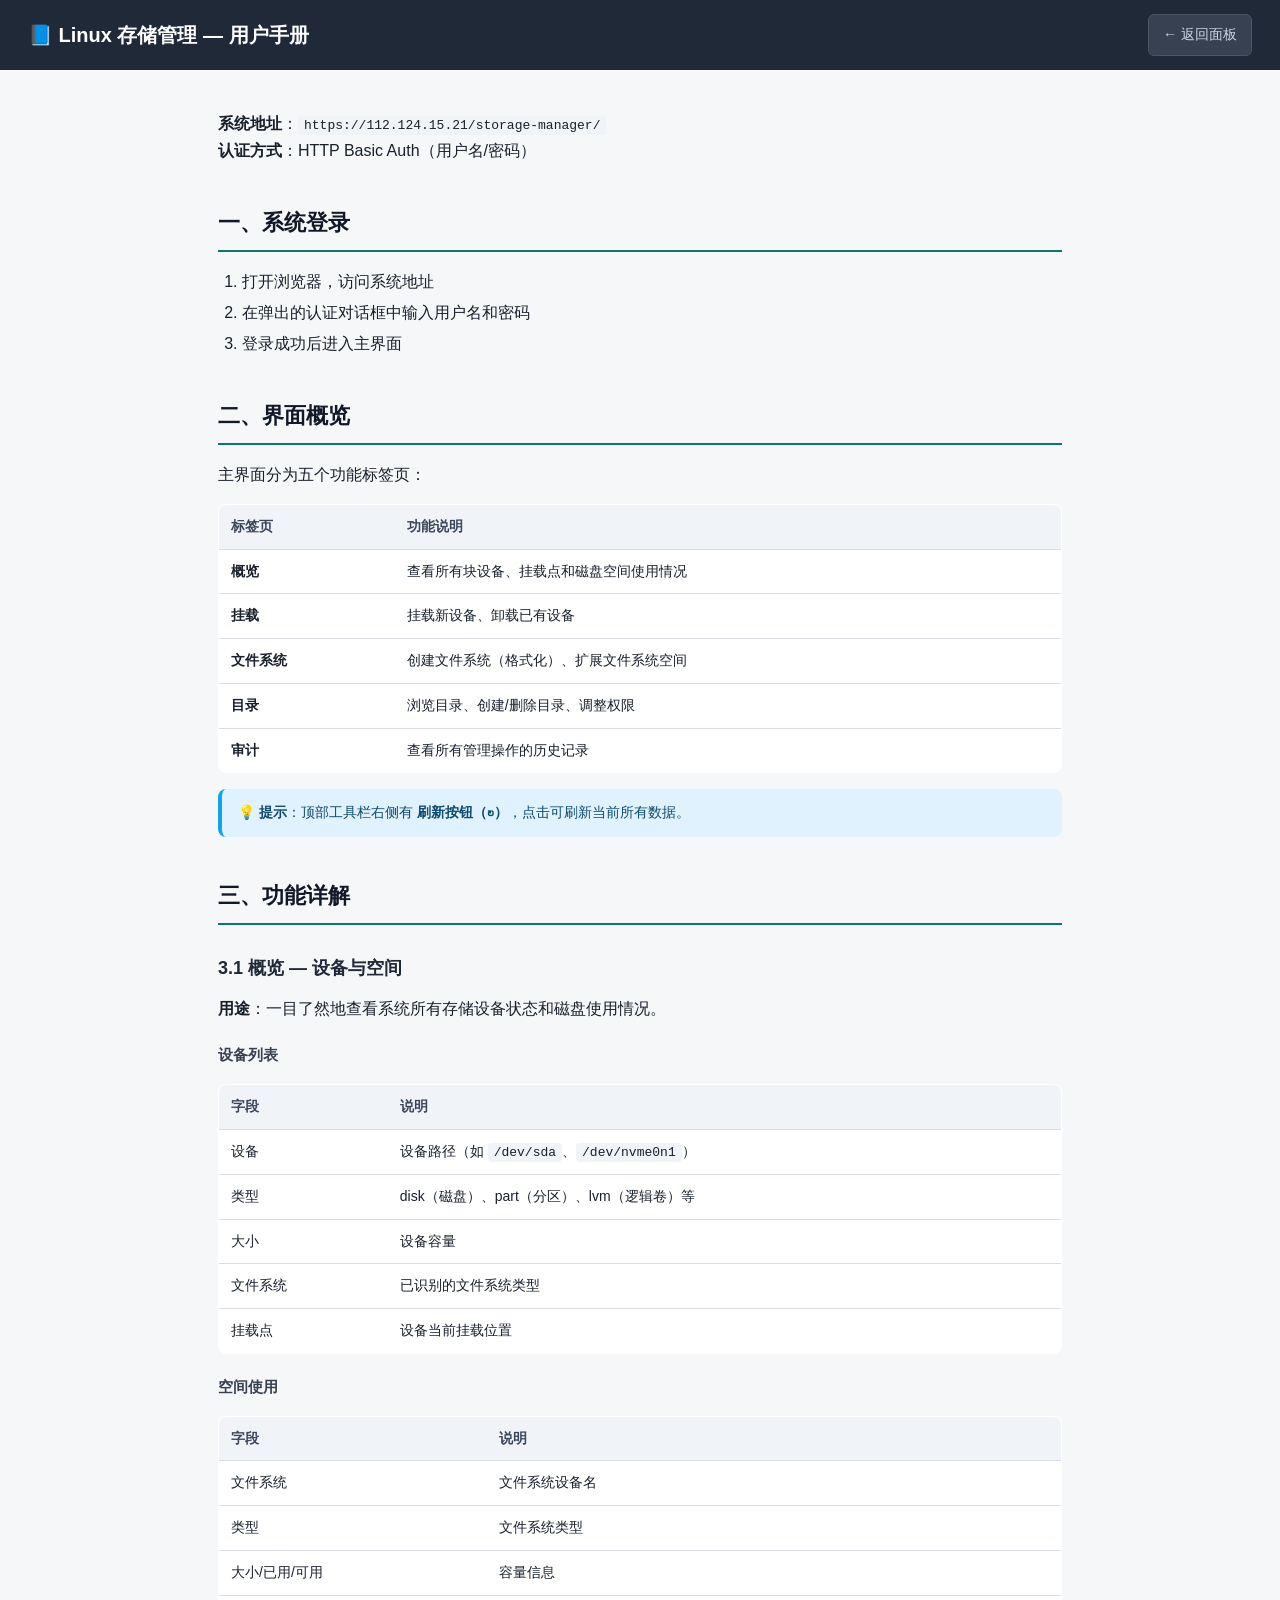
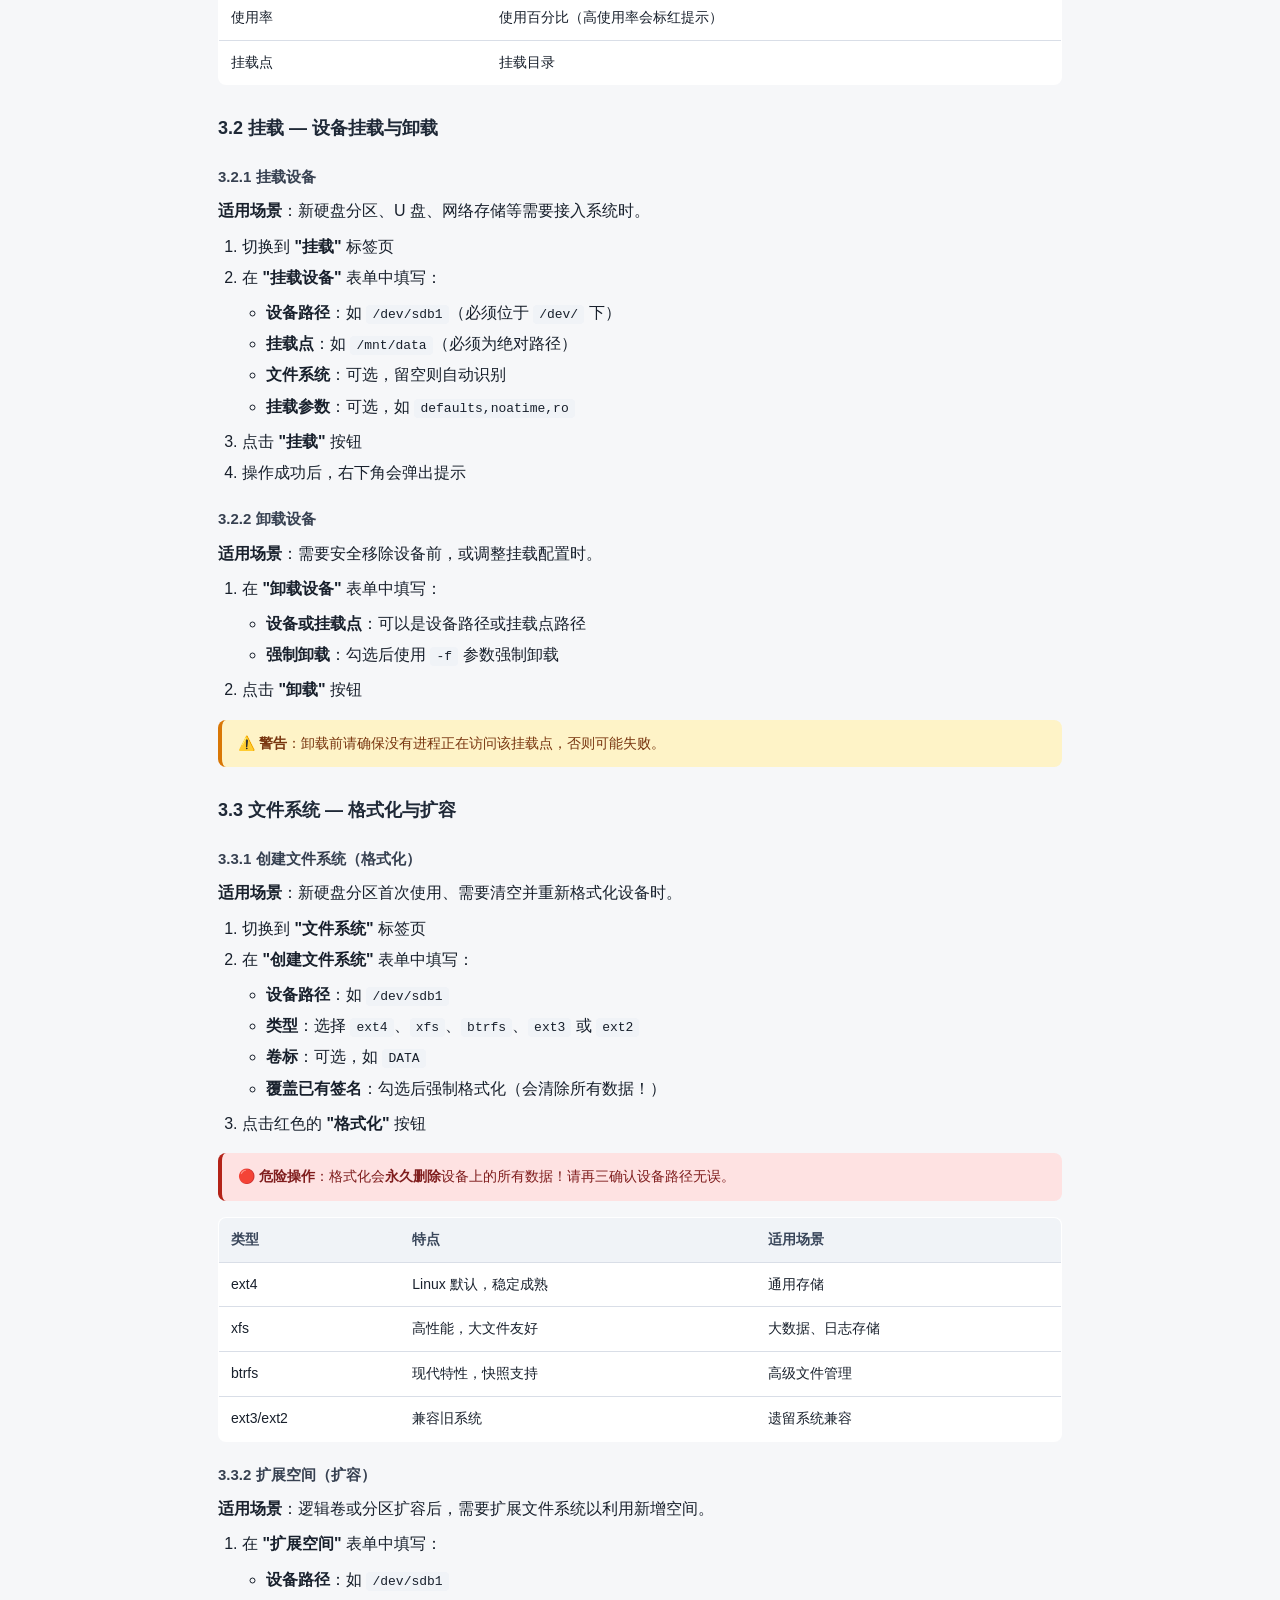
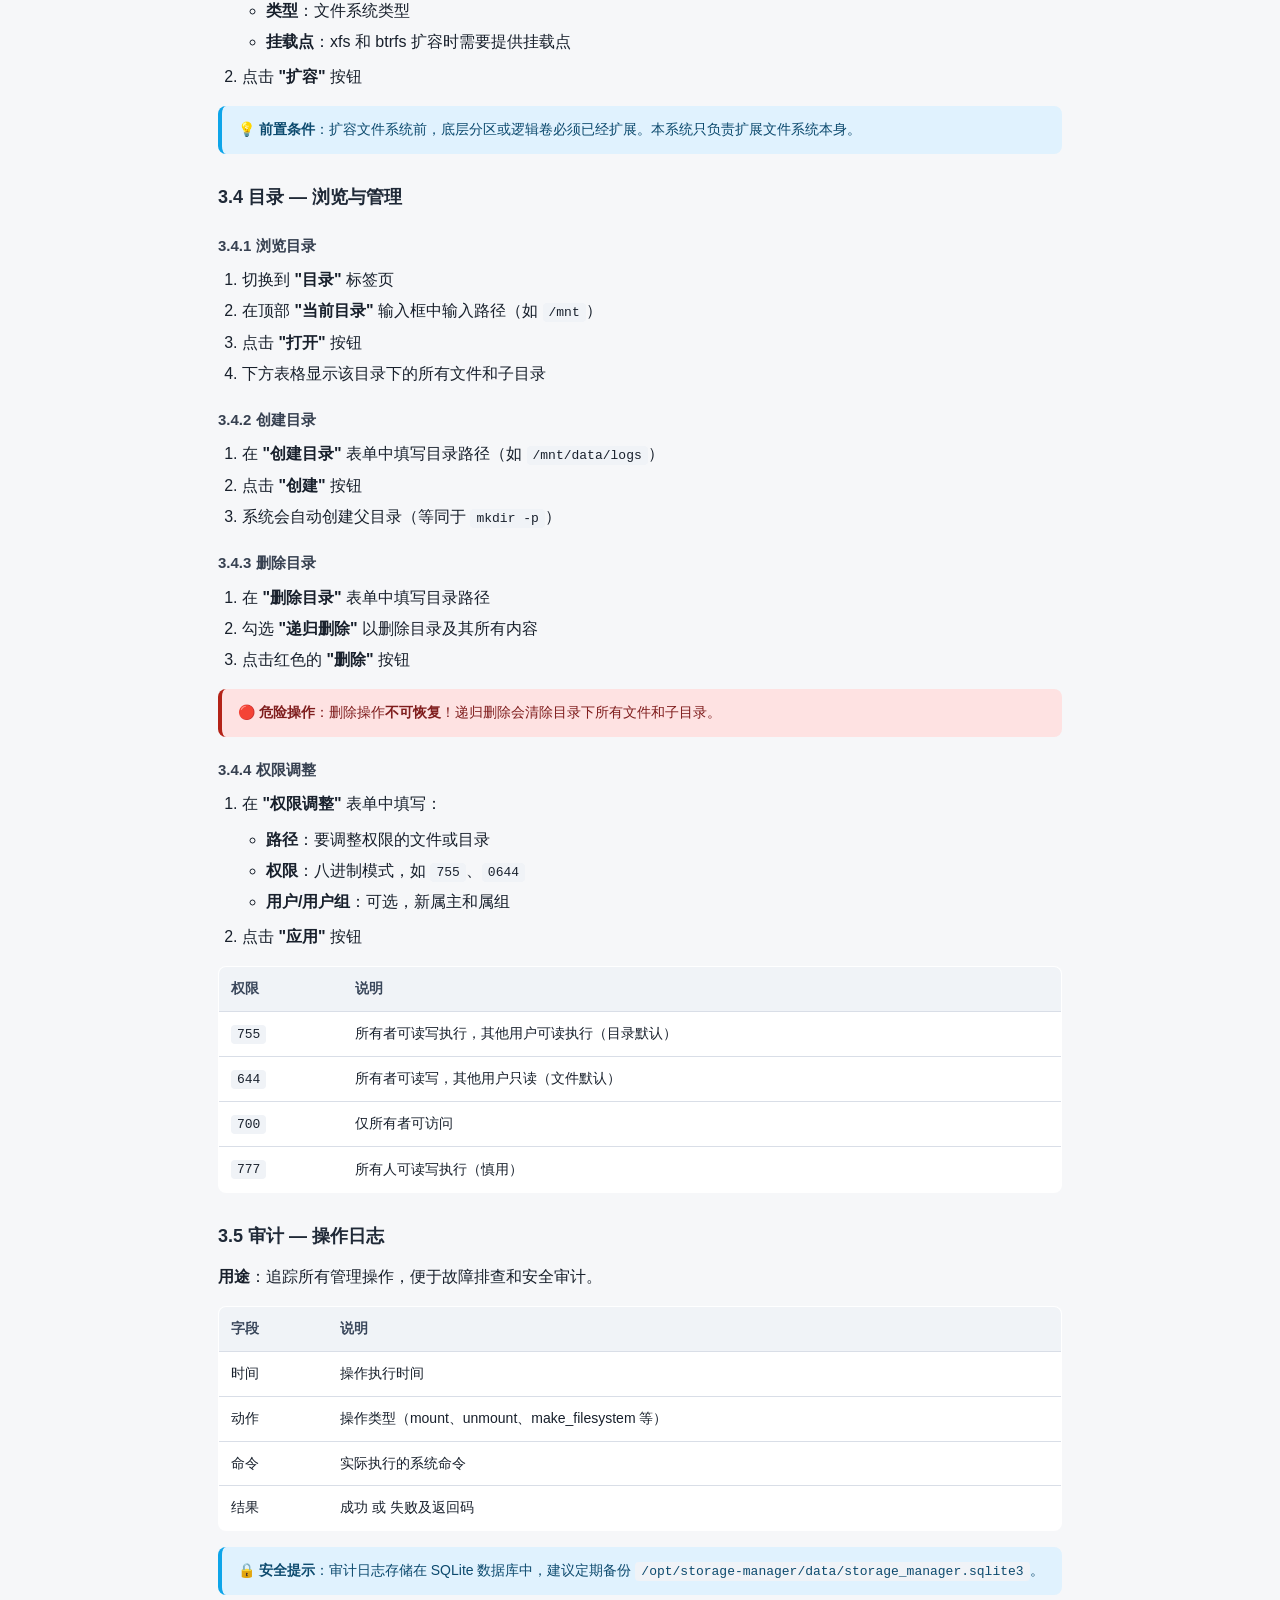
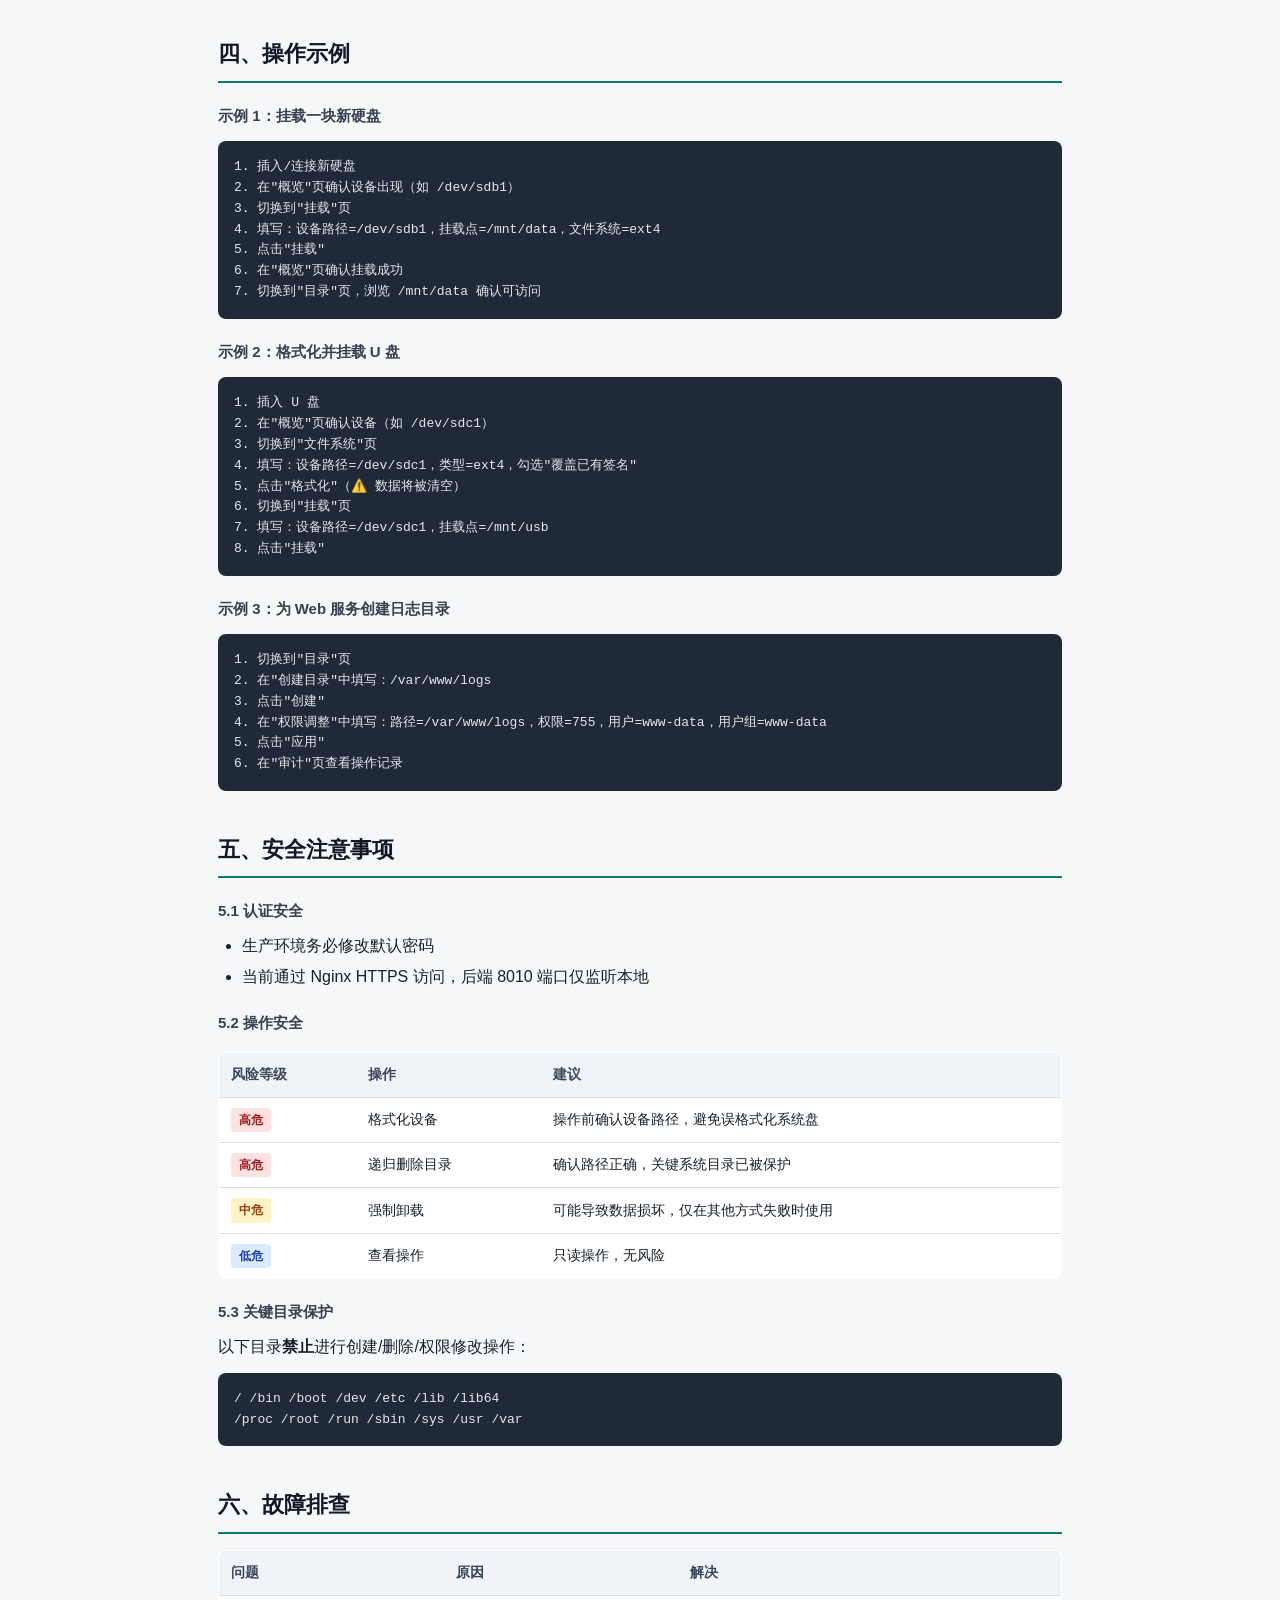
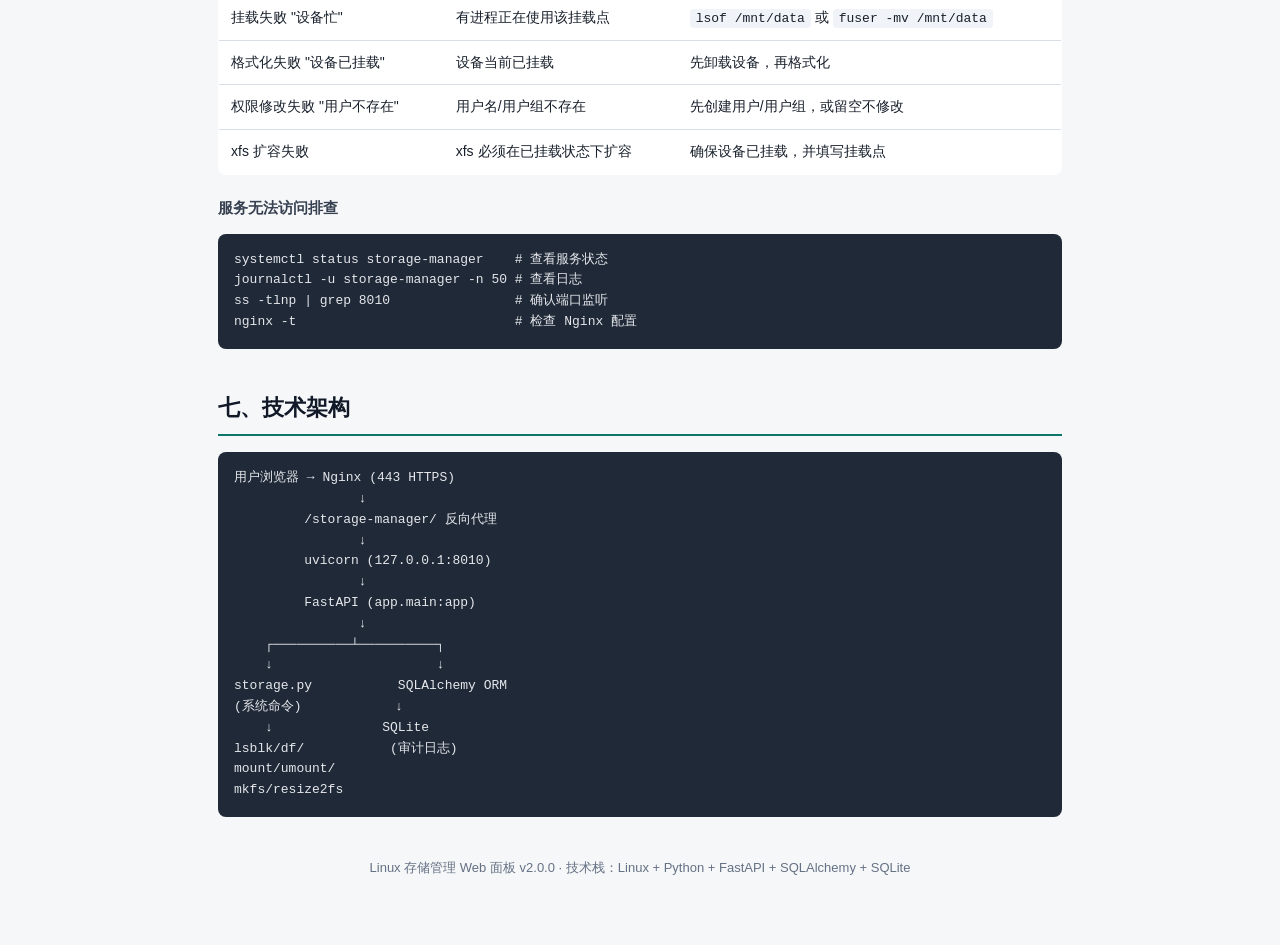
<file: app/static/manual.html>
<!doctype html>
<html lang="zh-CN">
  <head>
    <meta charset="utf-8" />
    <meta name="viewport" content="width=device-width, initial-scale=1" />
    <title>用户手册 - Linux 存储管理</title>
    <style>
      :root {
        --bg: #f6f7f9;
        --surface: #ffffff;
        --line: #d9dee7;
        --text: #18202c;
        --muted: #657184;
        --accent: #0f766e;
        --accent-strong: #0b5d56;
        --danger: #b42318;
        --danger-strong: #8f1d14;
        --warning: #d97706;
      }
      * { box-sizing: border-box; }
      body {
        margin: 0;
        font-family: Inter, "Segoe UI", Arial, "Microsoft YaHei", sans-serif;
        background: var(--bg);
        color: var(--text);
        line-height: 1.7;
      }
      .topbar {
        min-height: 64px;
        padding: 14px 28px;
        display: flex;
        align-items: center;
        justify-content: space-between;
        background: #1f2937;
        color: #fff;
        position: sticky;
        top: 0;
        z-index: 10;
      }
      .topbar h1 { margin: 0; font-size: 20px; font-weight: 700; }
      .topbar a {
        color: #cbd5e1;
        text-decoration: none;
        font-size: 14px;
        padding: 8px 14px;
        border: 1px solid #4b5563;
        border-radius: 6px;
        background: #374151;
      }
      .topbar a:hover { color: #fff; background: #4b5563; }
      .container {
        max-width: 900px;
        margin: 0 auto;
        padding: 32px 28px 60px;
      }
      h2 { font-size: 22px; margin-top: 40px; margin-bottom: 16px; color: #111827; border-bottom: 2px solid var(--accent); padding-bottom: 8px; }
      h3 { font-size: 18px; margin-top: 28px; margin-bottom: 12px; color: #1f2937; }
      h4 { font-size: 15px; margin-top: 20px; margin-bottom: 8px; color: #374151; }
      p { margin: 8px 0; }
      table {
        width: 100%;
        border-collapse: collapse;
        margin: 16px 0;
        background: var(--surface);
        border: 1px solid var(--line);
        border-radius: 8px;
        overflow: hidden;
      }
      th, td { padding: 10px 12px; border-bottom: 1px solid var(--line); text-align: left; font-size: 14px; }
      th { background: #f0f3f7; font-weight: 700; color: #39465a; }
      code {
        background: #f0f3f7;
        padding: 2px 6px;
        border-radius: 4px;
        font-family: "SF Mono", Monaco, "Cascadia Code", monospace;
        font-size: 13px;
      }
      pre {
        background: #1f2937;
        color: #e5e7eb;
        padding: 16px;
        border-radius: 8px;
        overflow-x: auto;
        font-size: 13px;
        line-height: 1.6;
      }
      pre code { background: transparent; padding: 0; color: inherit; }
      .alert {
        padding: 12px 16px;
        border-radius: 8px;
        margin: 16px 0;
        font-size: 14px;
      }
      .alert-info { background: #e0f2fe; border-left: 4px solid #0ea5e9; color: #0c4a6e; }
      .alert-warning { background: #fef3c7; border-left: 4px solid var(--warning); color: #78350f; }
      .alert-danger { background: #fee2e2; border-left: 4px solid var(--danger); color: #7f1d1d; }
      ul, ol { margin: 8px 0; padding-left: 24px; }
      li { margin: 4px 0; }
      .badge {
        display: inline-block;
        padding: 2px 8px;
        border-radius: 4px;
        font-size: 12px;
        font-weight: 700;
        margin-right: 4px;
      }
      .badge-danger { background: #fee2e2; color: #991b1b; }
      .badge-warning { background: #fef3c7; color: #92400e; }
      .badge-info { background: #dbeafe; color: #1e40af; }
      @media (max-width: 720px) {
        .container { padding: 20px 16px 40px; }
        .topbar { padding: 12px 16px; }
      }
    </style>
  </head>
  <body>
    <header class="topbar">
      <h1>📘 Linux 存储管理 — 用户手册</h1>
      <a href="/">← 返回面板</a>
    </header>

    <div class="container">
      <p><strong>系统地址</strong>：<code>https://112.124.15.21/storage-manager/</code><br/>
         <strong>认证方式</strong>：HTTP Basic Auth（用户名/密码）</p>

      <h2>一、系统登录</h2>
      <ol>
        <li>打开浏览器，访问系统地址</li>
        <li>在弹出的认证对话框中输入用户名和密码</li>
        <li>登录成功后进入主界面</li>
      </ol>

      <h2>二、界面概览</h2>
      <p>主界面分为五个功能标签页：</p>
      <table>
        <tr><th>标签页</th><th>功能说明</th></tr>
        <tr><td><strong>概览</strong></td><td>查看所有块设备、挂载点和磁盘空间使用情况</td></tr>
        <tr><td><strong>挂载</strong></td><td>挂载新设备、卸载已有设备</td></tr>
        <tr><td><strong>文件系统</strong></td><td>创建文件系统（格式化）、扩展文件系统空间</td></tr>
        <tr><td><strong>目录</strong></td><td>浏览目录、创建/删除目录、调整权限</td></tr>
        <tr><td><strong>审计</strong></td><td>查看所有管理操作的历史记录</td></tr>
      </table>
      <div class="alert alert-info">💡 <strong>提示</strong>：顶部工具栏右侧有 <strong>刷新按钮（↻）</strong>，点击可刷新当前所有数据。</div>

      <h2>三、功能详解</h2>

      <h3>3.1 概览 — 设备与空间</h3>
      <p><strong>用途</strong>：一目了然地查看系统所有存储设备状态和磁盘使用情况。</p>

      <h4>设备列表</h4>
      <table>
        <tr><th>字段</th><th>说明</th></tr>
        <tr><td>设备</td><td>设备路径（如 <code>/dev/sda</code>、<code>/dev/nvme0n1</code>）</td></tr>
        <tr><td>类型</td><td>disk（磁盘）、part（分区）、lvm（逻辑卷）等</td></tr>
        <tr><td>大小</td><td>设备容量</td></tr>
        <tr><td>文件系统</td><td>已识别的文件系统类型</td></tr>
        <tr><td>挂载点</td><td>设备当前挂载位置</td></tr>
      </table>

      <h4>空间使用</h4>
      <table>
        <tr><th>字段</th><th>说明</th></tr>
        <tr><td>文件系统</td><td>文件系统设备名</td></tr>
        <tr><td>类型</td><td>文件系统类型</td></tr>
        <tr><td>大小/已用/可用</td><td>容量信息</td></tr>
        <tr><td>使用率</td><td>使用百分比（高使用率会标红提示）</td></tr>
        <tr><td>挂载点</td><td>挂载目录</td></tr>
      </table>

      <h3>3.2 挂载 — 设备挂载与卸载</h3>

      <h4>3.2.1 挂载设备</h4>
      <p><strong>适用场景</strong>：新硬盘分区、U 盘、网络存储等需要接入系统时。</p>
      <ol>
        <li>切换到 <strong>"挂载"</strong> 标签页</li>
        <li>在 <strong>"挂载设备"</strong> 表单中填写：
          <ul>
            <li><strong>设备路径</strong>：如 <code>/dev/sdb1</code>（必须位于 <code>/dev/</code> 下）</li>
            <li><strong>挂载点</strong>：如 <code>/mnt/data</code>（必须为绝对路径）</li>
            <li><strong>文件系统</strong>：可选，留空则自动识别</li>
            <li><strong>挂载参数</strong>：可选，如 <code>defaults,noatime,ro</code></li>
          </ul>
        </li>
        <li>点击 <strong>"挂载"</strong> 按钮</li>
        <li>操作成功后，右下角会弹出提示</li>
      </ol>

      <h4>3.2.2 卸载设备</h4>
      <p><strong>适用场景</strong>：需要安全移除设备前，或调整挂载配置时。</p>
      <ol>
        <li>在 <strong>"卸载设备"</strong> 表单中填写：
          <ul>
            <li><strong>设备或挂载点</strong>：可以是设备路径或挂载点路径</li>
            <li><strong>强制卸载</strong>：勾选后使用 <code>-f</code> 参数强制卸载</li>
          </ul>
        </li>
        <li>点击 <strong>"卸载"</strong> 按钮</li>
      </ol>
      <div class="alert alert-warning">⚠️ <strong>警告</strong>：卸载前请确保没有进程正在访问该挂载点，否则可能失败。</div>

      <h3>3.3 文件系统 — 格式化与扩容</h3>

      <h4>3.3.1 创建文件系统（格式化）</h4>
      <p><strong>适用场景</strong>：新硬盘分区首次使用、需要清空并重新格式化设备时。</p>
      <ol>
        <li>切换到 <strong>"文件系统"</strong> 标签页</li>
        <li>在 <strong>"创建文件系统"</strong> 表单中填写：
          <ul>
            <li><strong>设备路径</strong>：如 <code>/dev/sdb1</code></li>
            <li><strong>类型</strong>：选择 <code>ext4</code>、<code>xfs</code>、<code>btrfs</code>、<code>ext3</code> 或 <code>ext2</code></li>
            <li><strong>卷标</strong>：可选，如 <code>DATA</code></li>
            <li><strong>覆盖已有签名</strong>：勾选后强制格式化（会清除所有数据！）</li>
          </ul>
        </li>
        <li>点击红色的 <strong>"格式化"</strong> 按钮</li>
      </ol>
      <div class="alert alert-danger">🔴 <strong>危险操作</strong>：格式化会<strong>永久删除</strong>设备上的所有数据！请再三确认设备路径无误。</div>

      <table>
        <tr><th>类型</th><th>特点</th><th>适用场景</th></tr>
        <tr><td>ext4</td><td>Linux 默认，稳定成熟</td><td>通用存储</td></tr>
        <tr><td>xfs</td><td>高性能，大文件友好</td><td>大数据、日志存储</td></tr>
        <tr><td>btrfs</td><td>现代特性，快照支持</td><td>高级文件管理</td></tr>
        <tr><td>ext3/ext2</td><td>兼容旧系统</td><td>遗留系统兼容</td></tr>
      </table>

      <h4>3.3.2 扩展空间（扩容）</h4>
      <p><strong>适用场景</strong>：逻辑卷或分区扩容后，需要扩展文件系统以利用新增空间。</p>
      <ol>
        <li>在 <strong>"扩展空间"</strong> 表单中填写：
          <ul>
            <li><strong>设备路径</strong>：如 <code>/dev/sdb1</code></li>
            <li><strong>类型</strong>：文件系统类型</li>
            <li><strong>挂载点</strong>：xfs 和 btrfs 扩容时需要提供挂载点</li>
          </ul>
        </li>
        <li>点击 <strong>"扩容"</strong> 按钮</li>
      </ol>
      <div class="alert alert-info">💡 <strong>前置条件</strong>：扩容文件系统前，底层分区或逻辑卷必须已经扩展。本系统只负责扩展文件系统本身。</div>

      <h3>3.4 目录 — 浏览与管理</h3>

      <h4>3.4.1 浏览目录</h4>
      <ol>
        <li>切换到 <strong>"目录"</strong> 标签页</li>
        <li>在顶部 <strong>"当前目录"</strong> 输入框中输入路径（如 <code>/mnt</code>）</li>
        <li>点击 <strong>"打开"</strong> 按钮</li>
        <li>下方表格显示该目录下的所有文件和子目录</li>
      </ol>

      <h4>3.4.2 创建目录</h4>
      <ol>
        <li>在 <strong>"创建目录"</strong> 表单中填写目录路径（如 <code>/mnt/data/logs</code>）</li>
        <li>点击 <strong>"创建"</strong> 按钮</li>
        <li>系统会自动创建父目录（等同于 <code>mkdir -p</code>）</li>
      </ol>

      <h4>3.4.3 删除目录</h4>
      <ol>
        <li>在 <strong>"删除目录"</strong> 表单中填写目录路径</li>
        <li>勾选 <strong>"递归删除"</strong> 以删除目录及其所有内容</li>
        <li>点击红色的 <strong>"删除"</strong> 按钮</li>
      </ol>
      <div class="alert alert-danger">🔴 <strong>危险操作</strong>：删除操作<strong>不可恢复</strong>！递归删除会清除目录下所有文件和子目录。</div>

      <h4>3.4.4 权限调整</h4>
      <ol>
        <li>在 <strong>"权限调整"</strong> 表单中填写：
          <ul>
            <li><strong>路径</strong>：要调整权限的文件或目录</li>
            <li><strong>权限</strong>：八进制模式，如 <code>755</code>、<code>0644</code></li>
            <li><strong>用户/用户组</strong>：可选，新属主和属组</li>
          </ul>
        </li>
        <li>点击 <strong>"应用"</strong> 按钮</li>
      </ol>

      <table>
        <tr><th>权限</th><th>说明</th></tr>
        <tr><td><code>755</code></td><td>所有者可读写执行，其他用户可读执行（目录默认）</td></tr>
        <tr><td><code>644</code></td><td>所有者可读写，其他用户只读（文件默认）</td></tr>
        <tr><td><code>700</code></td><td>仅所有者可访问</td></tr>
        <tr><td><code>777</code></td><td>所有人可读写执行（慎用）</td></tr>
      </table>

      <h3>3.5 审计 — 操作日志</h3>
      <p><strong>用途</strong>：追踪所有管理操作，便于故障排查和安全审计。</p>
      <table>
        <tr><th>字段</th><th>说明</th></tr>
        <tr><td>时间</td><td>操作执行时间</td></tr>
        <tr><td>动作</td><td>操作类型（mount、unmount、make_filesystem 等）</td></tr>
        <tr><td>命令</td><td>实际执行的系统命令</td></tr>
        <tr><td>结果</td><td>成功 或 失败及返回码</td></tr>
      </table>
      <div class="alert alert-info">🔒 <strong>安全提示</strong>：审计日志存储在 SQLite 数据库中，建议定期备份 <code>/opt/storage-manager/data/storage_manager.sqlite3</code>。</div>

      <h2>四、操作示例</h2>

      <h4>示例 1：挂载一块新硬盘</h4>
      <pre><code>1. 插入/连接新硬盘
2. 在"概览"页确认设备出现（如 /dev/sdb1）
3. 切换到"挂载"页
4. 填写：设备路径=/dev/sdb1，挂载点=/mnt/data，文件系统=ext4
5. 点击"挂载"
6. 在"概览"页确认挂载成功
7. 切换到"目录"页，浏览 /mnt/data 确认可访问</code></pre>

      <h4>示例 2：格式化并挂载 U 盘</h4>
      <pre><code>1. 插入 U 盘
2. 在"概览"页确认设备（如 /dev/sdc1）
3. 切换到"文件系统"页
4. 填写：设备路径=/dev/sdc1，类型=ext4，勾选"覆盖已有签名"
5. 点击"格式化"（⚠️ 数据将被清空）
6. 切换到"挂载"页
7. 填写：设备路径=/dev/sdc1，挂载点=/mnt/usb
8. 点击"挂载"</code></pre>

      <h4>示例 3：为 Web 服务创建日志目录</h4>
      <pre><code>1. 切换到"目录"页
2. 在"创建目录"中填写：/var/www/logs
3. 点击"创建"
4. 在"权限调整"中填写：路径=/var/www/logs，权限=755，用户=www-data，用户组=www-data
5. 点击"应用"
6. 在"审计"页查看操作记录</code></pre>

      <h2>五、安全注意事项</h2>

      <h4>5.1 认证安全</h4>
      <ul>
        <li>生产环境务必修改默认密码</li>
        <li>当前通过 Nginx HTTPS 访问，后端 8010 端口仅监听本地</li>
      </ul>

      <h4>5.2 操作安全</h4>
      <table>
        <tr><th>风险等级</th><th>操作</th><th>建议</th></tr>
        <tr><td><span class="badge badge-danger">高危</span></td><td>格式化设备</td><td>操作前确认设备路径，避免误格式化系统盘</td></tr>
        <tr><td><span class="badge badge-danger">高危</span></td><td>递归删除目录</td><td>确认路径正确，关键系统目录已被保护</td></tr>
        <tr><td><span class="badge badge-warning">中危</span></td><td>强制卸载</td><td>可能导致数据损坏，仅在其他方式失败时使用</td></tr>
        <tr><td><span class="badge badge-info">低危</span></td><td>查看操作</td><td>只读操作，无风险</td></tr>
      </table>

      <h4>5.3 关键目录保护</h4>
      <p>以下目录<strong>禁止</strong>进行创建/删除/权限修改操作：</p>
      <pre><code>/ /bin /boot /dev /etc /lib /lib64
/proc /root /run /sbin /sys /usr /var</code></pre>

      <h2>六、故障排查</h2>

      <table>
        <tr><th>问题</th><th>原因</th><th>解决</th></tr>
        <tr><td>挂载失败 "设备忙"</td><td>有进程正在使用该挂载点</td><td><code>lsof /mnt/data</code> 或 <code>fuser -mv /mnt/data</code></td></tr>
        <tr><td>格式化失败 "设备已挂载"</td><td>设备当前已挂载</td><td>先卸载设备，再格式化</td></tr>
        <tr><td>权限修改失败 "用户不存在"</td><td>用户名/用户组不存在</td><td>先创建用户/用户组，或留空不修改</td></tr>
        <tr><td>xfs 扩容失败</td><td>xfs 必须在已挂载状态下扩容</td><td>确保设备已挂载，并填写挂载点</td></tr>
      </table>

      <h4>服务无法访问排查</h4>
      <pre><code>systemctl status storage-manager    # 查看服务状态
journalctl -u storage-manager -n 50 # 查看日志
ss -tlnp | grep 8010                # 确认端口监听
nginx -t                            # 检查 Nginx 配置</code></pre>

      <h2>七、技术架构</h2>
      <pre><code>用户浏览器 → Nginx (443 HTTPS)
                ↓
         /storage-manager/ 反向代理
                ↓
         uvicorn (127.0.0.1:8010)
                ↓
         FastAPI (app.main:app)
                ↓
    ┌──────────┴──────────┐
    ↓                     ↓
storage.py           SQLAlchemy ORM
(系统命令)            ↓
    ↓              SQLite
lsblk/df/           (审计日志)
mount/umount/
mkfs/resize2fs</code></pre>

      <p style="margin-top: 40px; color: var(--muted); font-size: 13px; text-align: center;">
        Linux 存储管理 Web 面板 v2.0.0 · 技术栈：Linux + Python + FastAPI + SQLAlchemy + SQLite
      </p>
    </div>
  </body>
</html>
</file>
